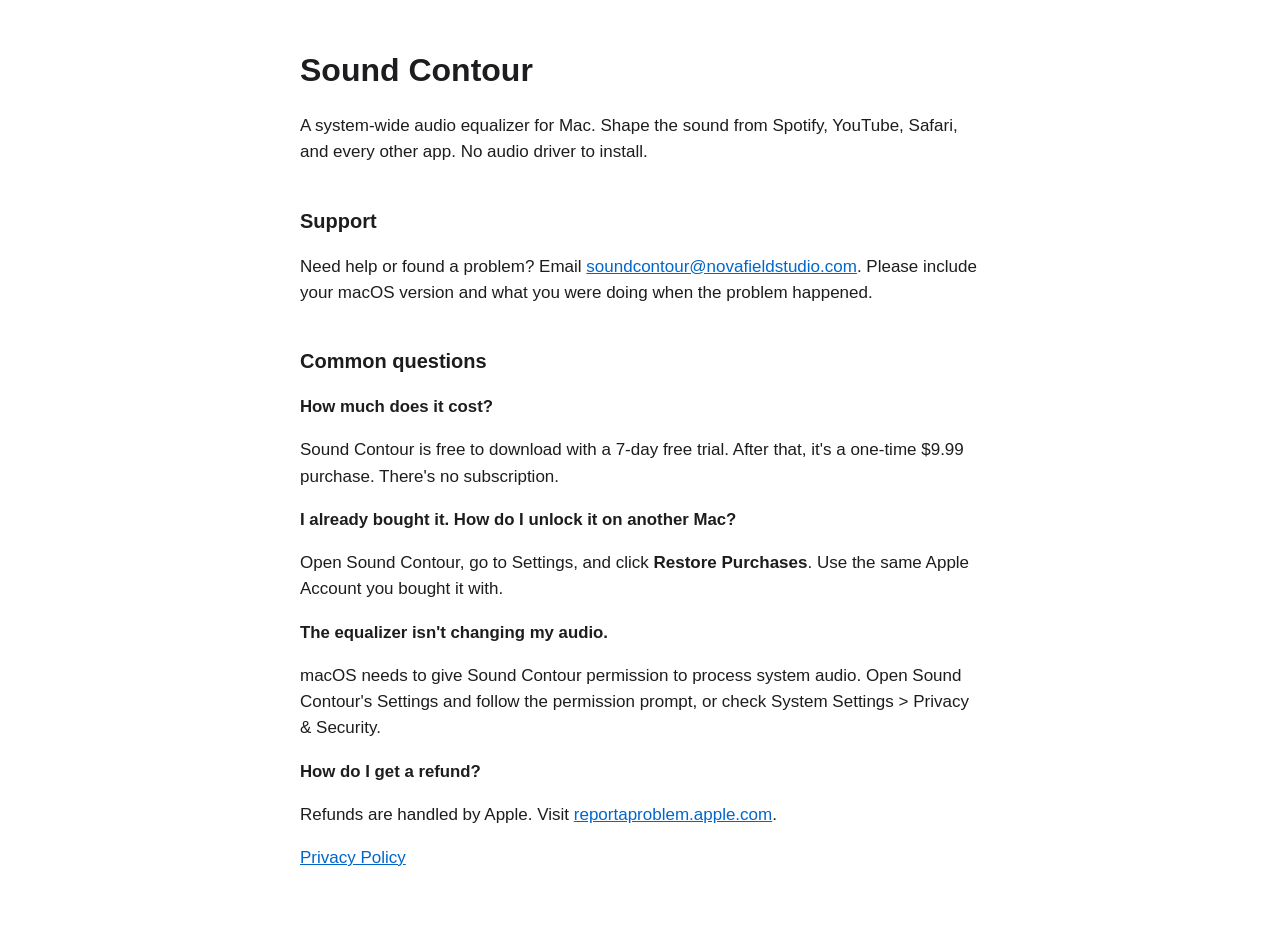
<file: index.html>
<!doctype html>
<html lang="en">
<head>
<meta charset="utf-8">
<meta name="viewport" content="width=device-width, initial-scale=1">
<title>Sound Contour – Support</title>
<link rel="stylesheet" href="style.css">
</head>
<body>
<main>
<h1>Sound Contour</h1>
<p>A system-wide audio equalizer for Mac. Shape the sound from Spotify, YouTube, Safari, and every other app. No audio driver to install.</p>

<h2>Support</h2>
<p>Need help or found a problem? Email <a href="mailto:soundcontour@novafieldstudio.com">soundcontour@novafieldstudio.com</a>. Please include your macOS version and what you were doing when the problem happened.</p>

<h2>Common questions</h2>
<h3>How much does it cost?</h3>
<p>Sound Contour is free to download with a 7-day free trial. After that, it's a one-time $9.99 purchase. There's no subscription.</p>

<h3>I already bought it. How do I unlock it on another Mac?</h3>
<p>Open Sound Contour, go to Settings, and click <strong>Restore Purchases</strong>. Use the same Apple Account you bought it with.</p>

<h3>The equalizer isn't changing my audio.</h3>
<p>macOS needs to give Sound Contour permission to process system audio. Open Sound Contour's Settings and follow the permission prompt, or check System Settings &gt; Privacy &amp; Security.</p>

<h3>How do I get a refund?</h3>
<p>Refunds are handled by Apple. Visit <a href="https://reportaproblem.apple.com">reportaproblem.apple.com</a>.</p>

<p><a href="privacy.html">Privacy Policy</a></p>
</main>
</body>
</html>
</file>
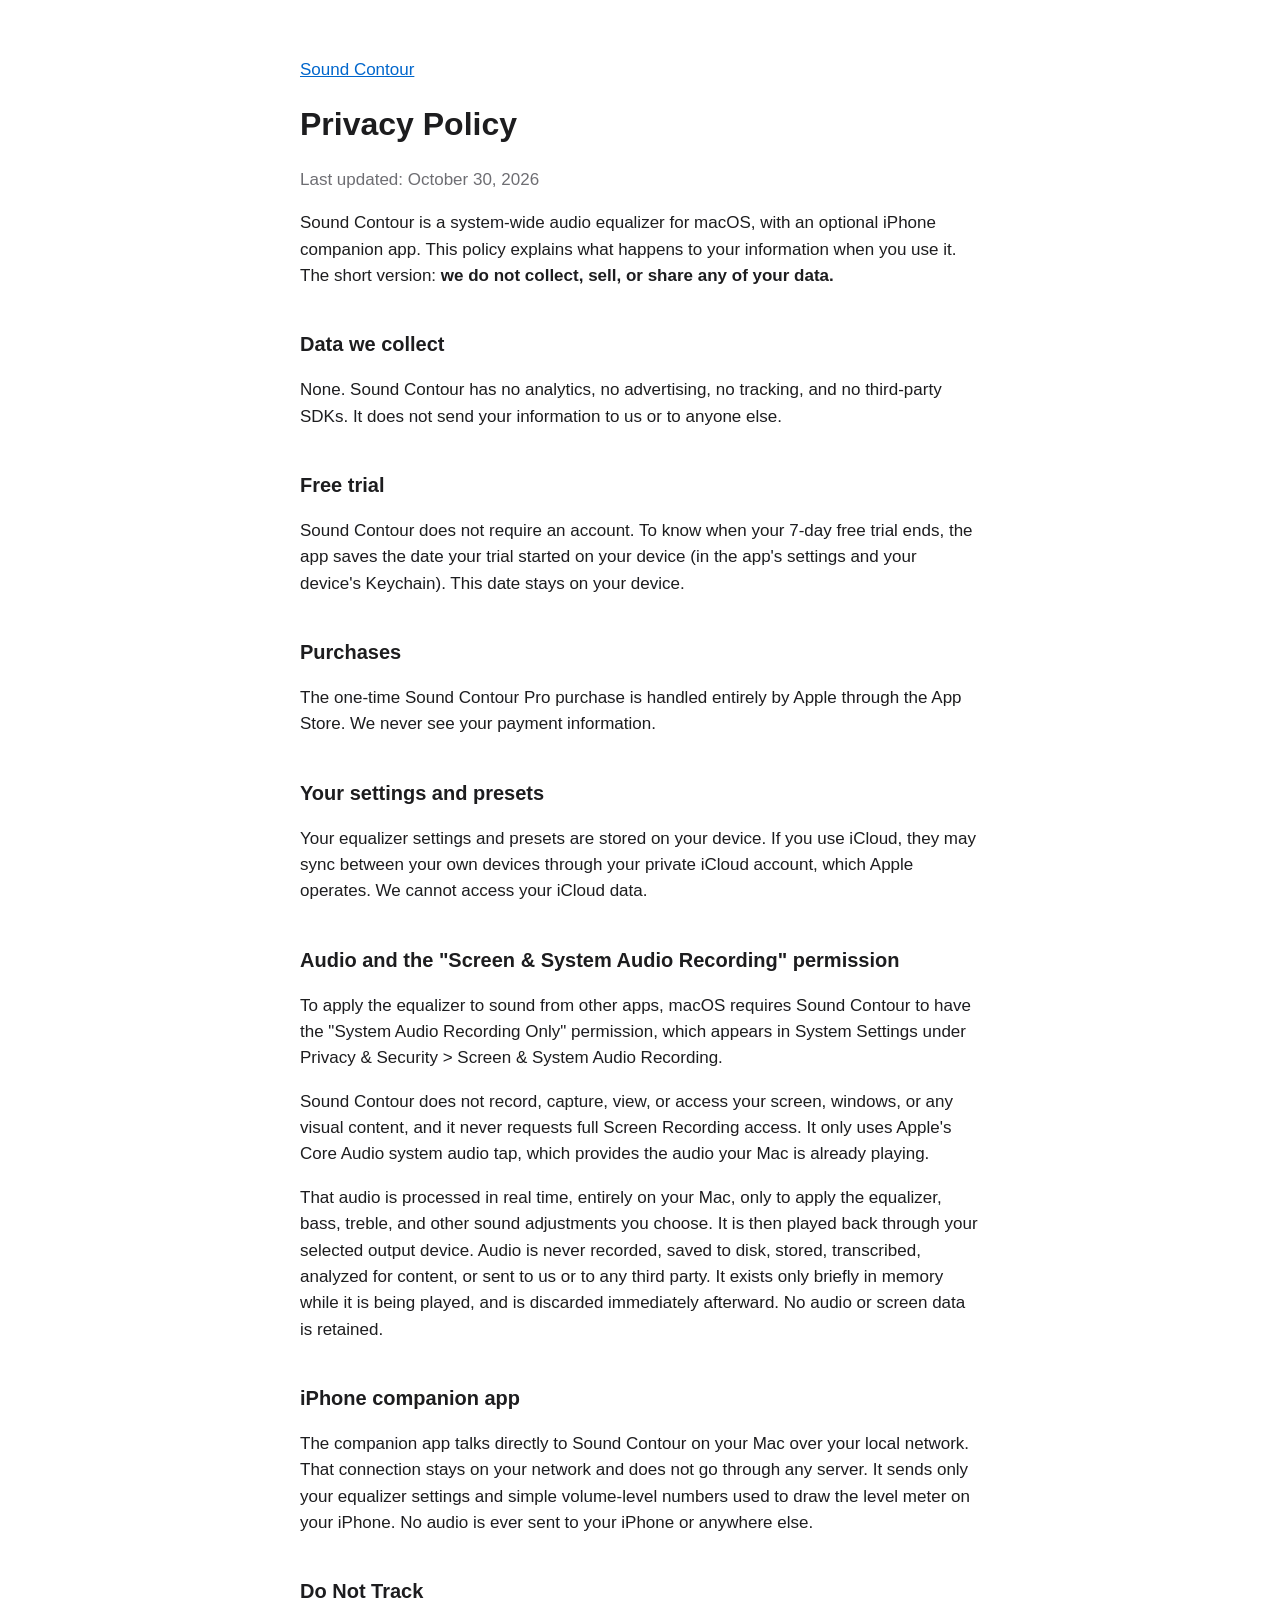
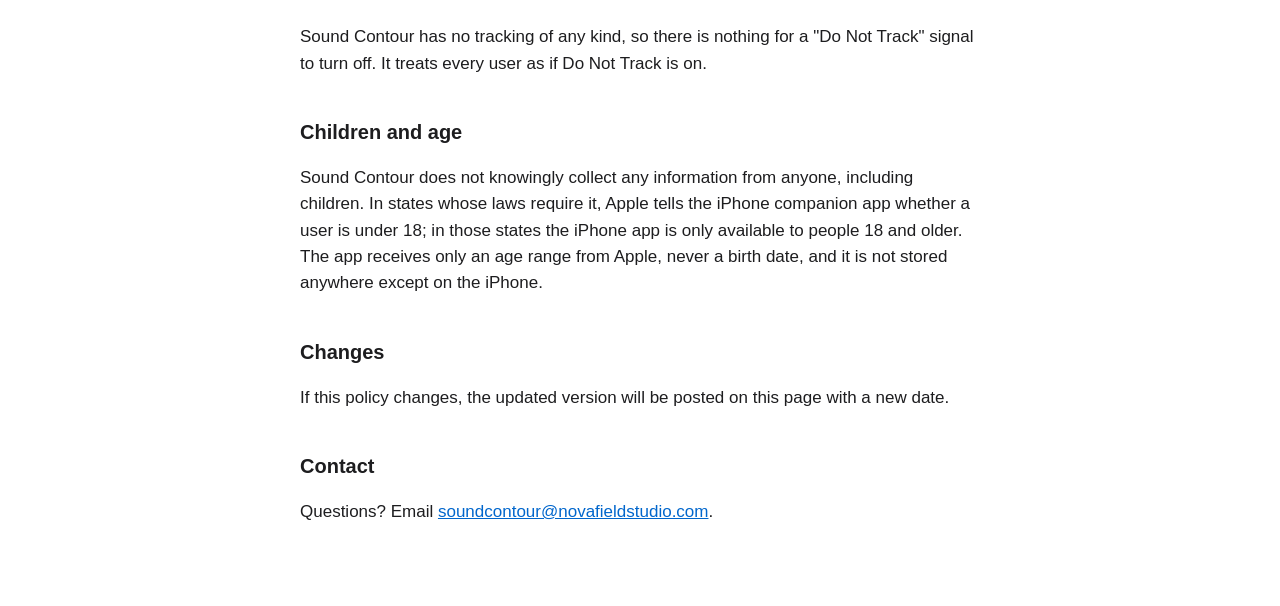
<file: privacy.html>
<!doctype html>
<html lang="en">
<head>
<meta charset="utf-8">
<meta name="viewport" content="width=device-width, initial-scale=1">
<title>Sound Contour – Privacy Policy</title>
<link rel="stylesheet" href="style.css">
</head>
<body>
<main>
<p><a href="index.html">Sound Contour</a></p>
<h1>Privacy Policy</h1>
<p class="muted">Last updated: October 30, 2026</p>

<p>Sound Contour is a system-wide audio equalizer for macOS, with an optional iPhone companion app. This policy explains what happens to your information when you use it. The short version: <strong>we do not collect, sell, or share any of your data.</strong></p>

<h2>Data we collect</h2>
<p>None. Sound Contour has no analytics, no advertising, no tracking, and no third-party SDKs. It does not send your information to us or to anyone else.</p>

<h2>Free trial</h2>
<p>Sound Contour does not require an account. To know when your 7-day free trial ends, the app saves the date your trial started on your device (in the app's settings and your device's Keychain). This date stays on your device.</p>

<h2>Purchases</h2>
<p>The one-time Sound Contour Pro purchase is handled entirely by Apple through the App Store. We never see your payment information.</p>

<h2>Your settings and presets</h2>
<p>Your equalizer settings and presets are stored on your device. If you use iCloud, they may sync between your own devices through your private iCloud account, which Apple operates. We cannot access your iCloud data.</p>

<h2>Audio and the "Screen &amp; System Audio Recording" permission</h2>
<p>To apply the equalizer to sound from other apps, macOS requires Sound Contour to have the "System Audio Recording Only" permission, which appears in System Settings under Privacy &amp; Security &gt; Screen &amp; System Audio Recording.</p>
<p>Sound Contour does not record, capture, view, or access your screen, windows, or any visual content, and it never requests full Screen Recording access. It only uses Apple's Core Audio system audio tap, which provides the audio your Mac is already playing.</p>
<p>That audio is processed in real time, entirely on your Mac, only to apply the equalizer, bass, treble, and other sound adjustments you choose. It is then played back through your selected output device. Audio is never recorded, saved to disk, stored, transcribed, analyzed for content, or sent to us or to any third party. It exists only briefly in memory while it is being played, and is discarded immediately afterward. No audio or screen data is retained.</p>

<h2>iPhone companion app</h2>
<p>The companion app talks directly to Sound Contour on your Mac over your local network. That connection stays on your network and does not go through any server. It sends only your equalizer settings and simple volume-level numbers used to draw the level meter on your iPhone. No audio is ever sent to your iPhone or anywhere else.</p>

<h2>Do Not Track</h2>
<p>Sound Contour has no tracking of any kind, so there is nothing for a "Do Not Track" signal to turn off. It treats every user as if Do Not Track is on.</p>

<h2>Children and age</h2>
<p>Sound Contour does not knowingly collect any information from anyone, including children. In states whose laws require it, Apple tells the iPhone companion app whether a user is under 18; in those states the iPhone app is only available to people 18 and older. The app receives only an age range from Apple, never a birth date, and it is not stored anywhere except on the iPhone.</p>

<h2>Changes</h2>
<p>If this policy changes, the updated version will be posted on this page with a new date.</p>

<h2>Contact</h2>
<p>Questions? Email <a href="mailto:soundcontour@novafieldstudio.com">soundcontour@novafieldstudio.com</a>.</p>
</main>
</body>
</html>
</file>
<file: style.css>
:root { color-scheme: light dark; --fg:#1d1d1f; --muted:#6e6e73; --bg:#ffffff; --link:#0066cc; }
@media (prefers-color-scheme: dark) { :root { --fg:#f5f5f7; --muted:#a1a1a6; --bg:#111113; --link:#4da3ff; } }
body { margin:0; background:var(--bg); color:var(--fg); font:17px/1.55 -apple-system, BlinkMacSystemFont, "Helvetica Neue", Arial, sans-serif; }
main { max-width:680px; margin:0 auto; padding:40px 16px 64px; }
h1 { font-size:2rem; margin:.2em 0 .4em; }
h2 { font-size:1.25rem; margin-top:2em; }
h3 { font-size:1.05rem; margin-bottom:.2em; }
a { color:var(--link); }
.muted { color:var(--muted); }
</file>
